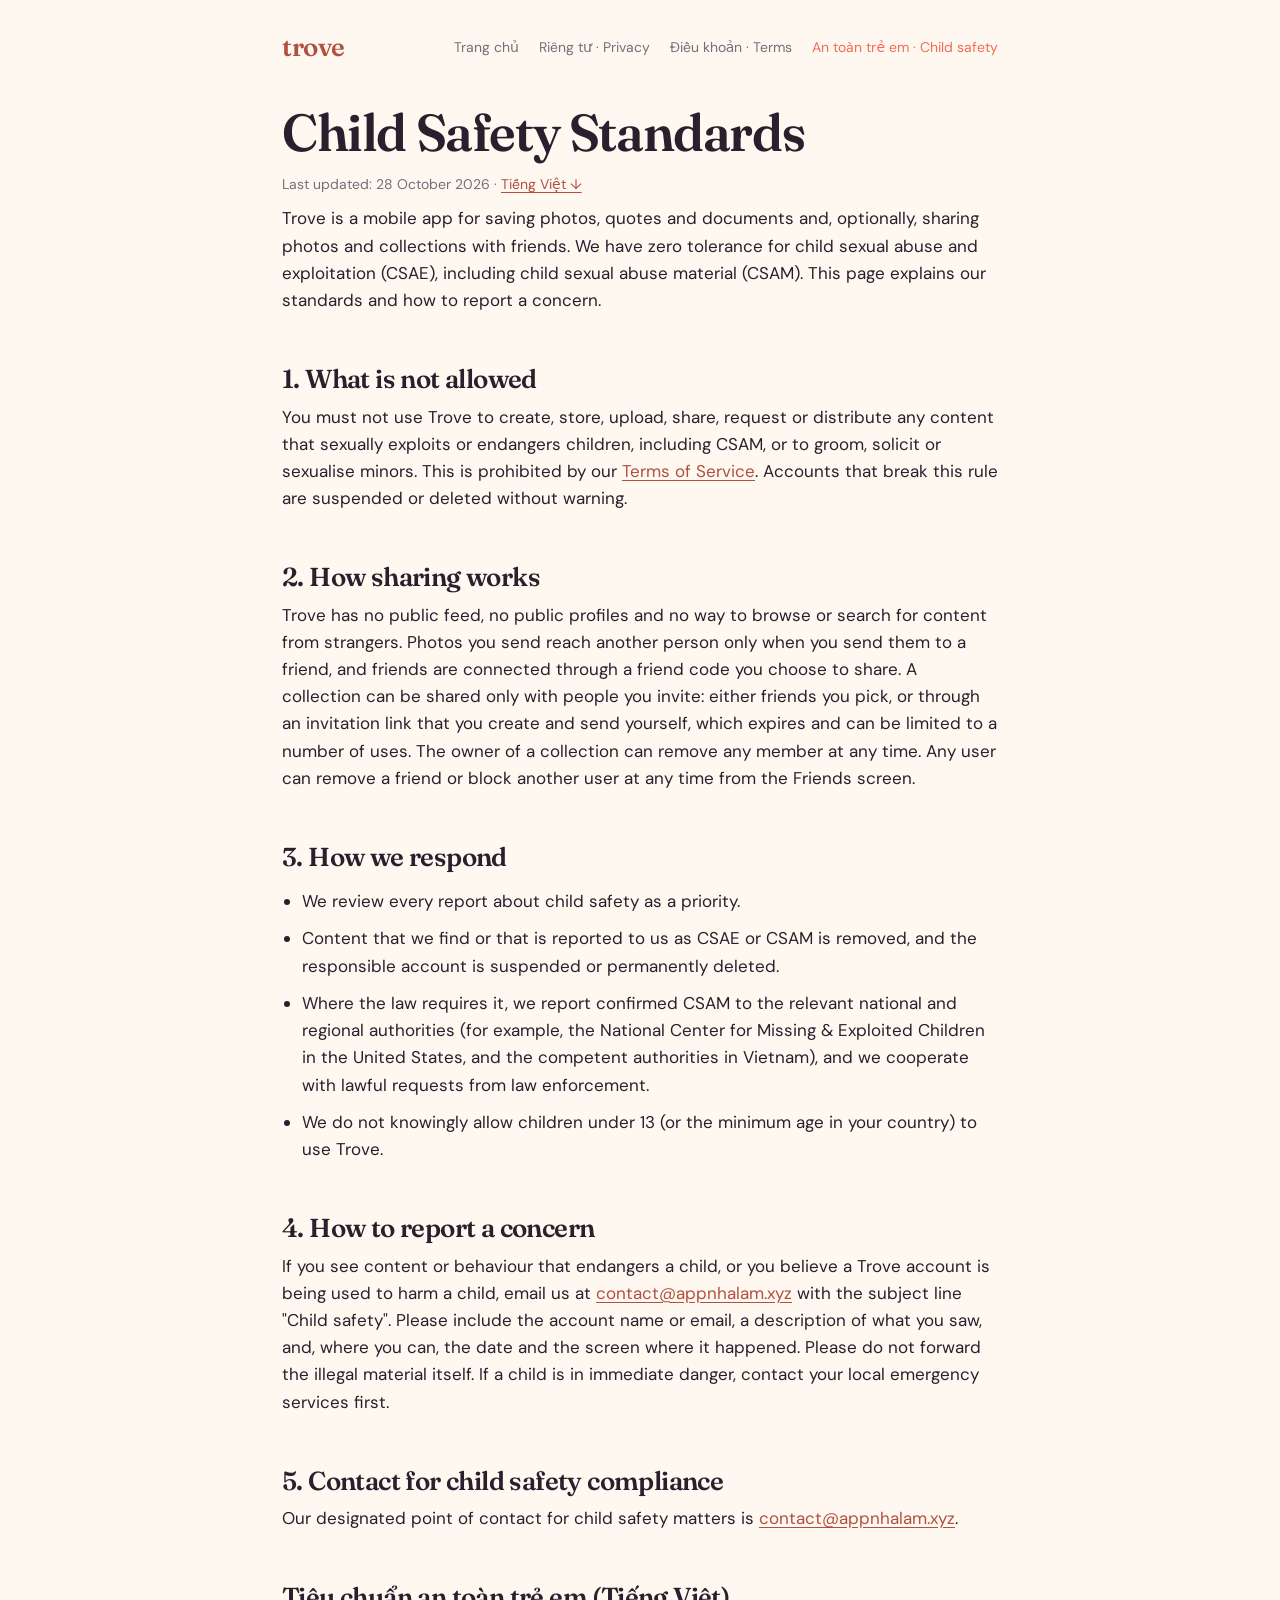
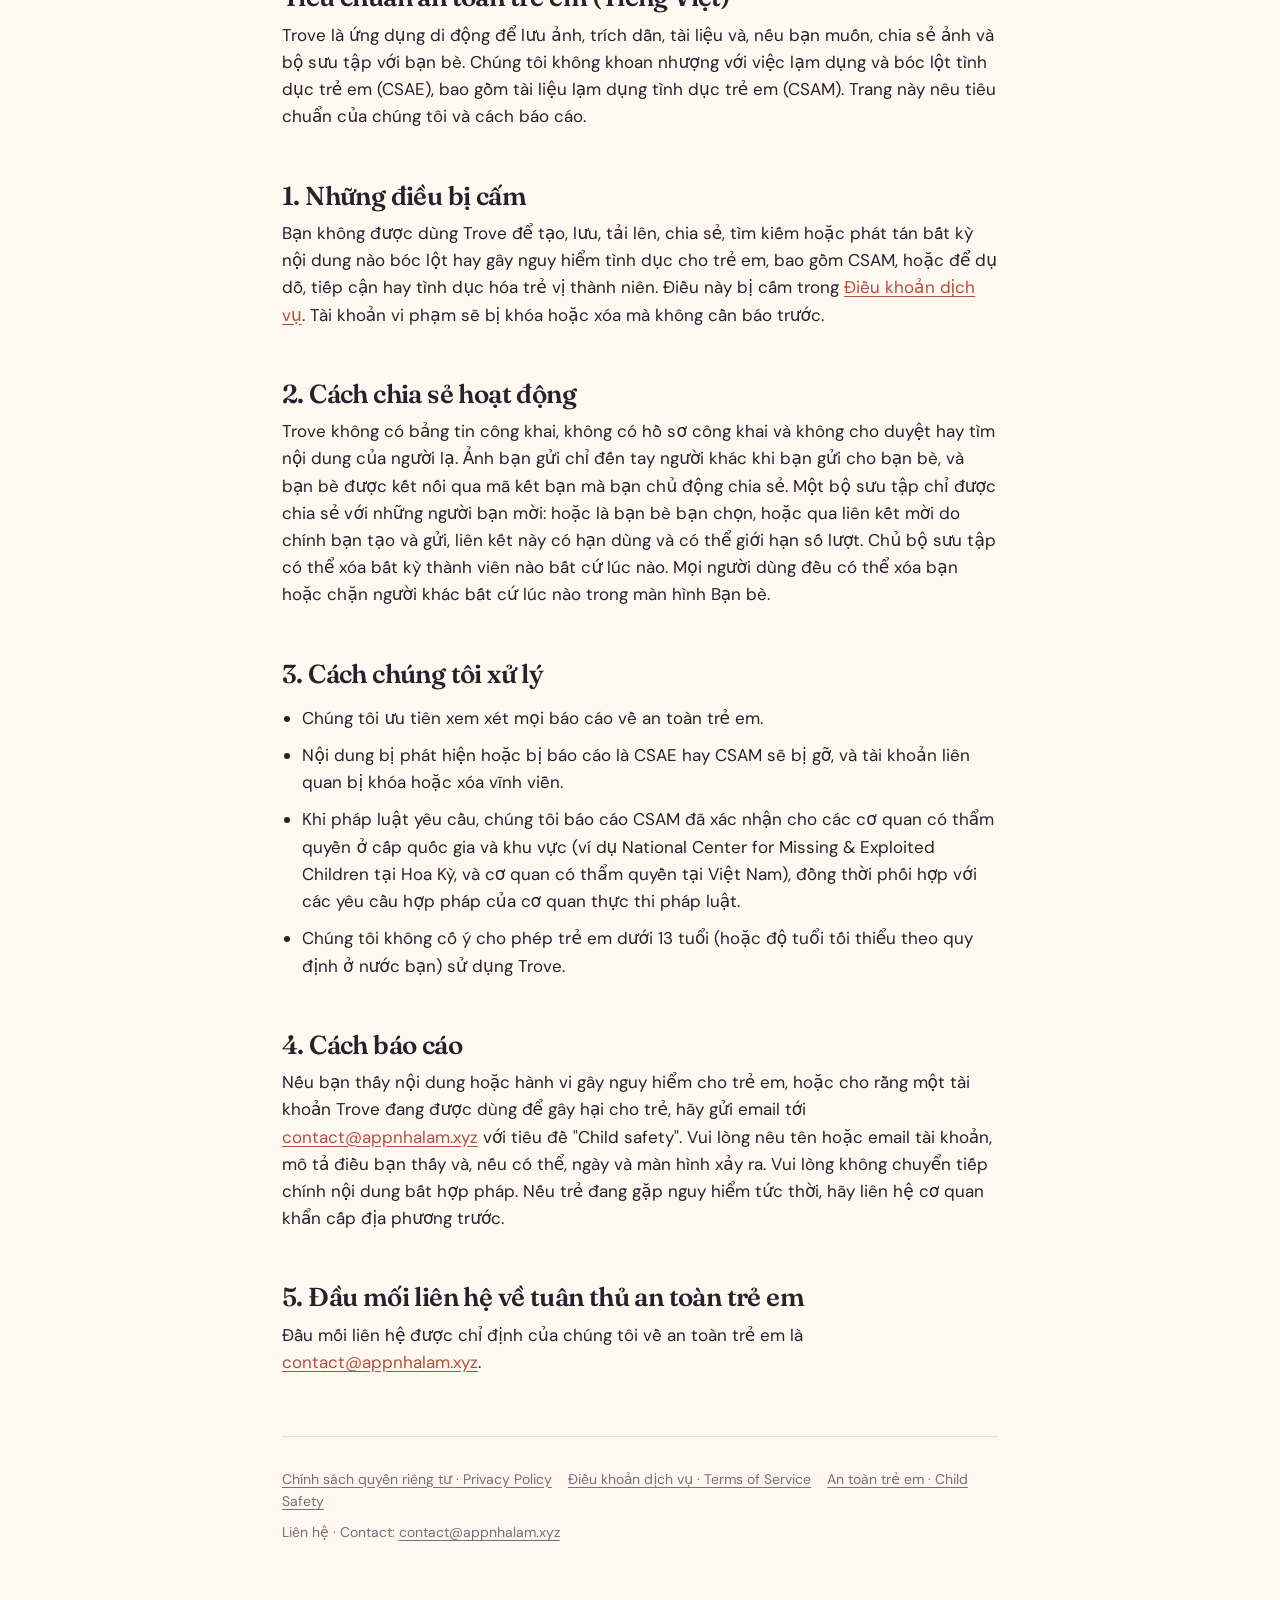
<file: child-safety.html>
<!doctype html>
<html lang="en">
<head>
<meta charset="utf-8">
<meta name="viewport" content="width=device-width,initial-scale=1">
<title>Child Safety Standards · Trove</title>
<meta name="description" content="Trove's standards against child sexual abuse and exploitation (CSAE), and how to report a concern.">
<link rel="canonical" href="https://trove.appnhalam.xyz/child-safety">
<link rel="icon" href="favicon.png" type="image/svg+xml">
<link rel="preconnect" href="https://fonts.googleapis.com"><link rel="preconnect" href="https://fonts.gstatic.com" crossorigin>
<link href="https://fonts.googleapis.com/css2?family=DM+Sans:wght;500;600&family=Fraunces:ital,opsz,wght@0,9..144,500;0,9..144,600;1,9..144,500&display=swap" rel="stylesheet">
<link rel="stylesheet" href="style.css">
</head>
<body id="top">
<div class="wrap">
<header class="top">
  <a class="brand" href="/">trove</a>
  <nav class="links"><a href="/">Trang chủ</a><a href="privacy.html">Riêng tư · Privacy</a><a href="terms.html">Điều khoản · Terms</a><a href="child-safety.html" class=on>An toàn trẻ em · Child safety</a></nav>
</header>

<h1>Child Safety Standards</h1>
<p class="meta">Last updated: 28 October 2026 · <a href="#vi">Tiếng Việt ↓</a></p>

<p>Trove is a mobile app for saving photos, quotes and documents and, optionally, sharing photos and collections with friends. We have zero tolerance for child sexual abuse and exploitation (CSAE), including child sexual abuse material (CSAM). This page explains our standards and how to report a concern.</p>

<h2>1. What is not allowed</h2>
<p>You must not use Trove to create, store, upload, share, request or distribute any content that sexually exploits or endangers children, including CSAM, or to groom, solicit or sexualise minors. This is prohibited by our <a href="terms.html">Terms of Service</a>. Accounts that break this rule are suspended or deleted without warning.</p>

<h2>2. How sharing works</h2>
<p>Trove has no public feed, no public profiles and no way to browse or search for content from strangers. Photos you send reach another person only when you send them to a friend, and friends are connected through a friend code you choose to share. A collection can be shared only with people you invite: either friends you pick, or through an invitation link that you create and send yourself, which expires and can be limited to a number of uses. The owner of a collection can remove any member at any time. Any user can remove a friend or block another user at any time from the Friends screen.</p>

<h2>3. How we respond</h2>
<ul>
<li>We review every report about child safety as a priority.</li>
<li>Content that we find or that is reported to us as CSAE or CSAM is removed, and the responsible account is suspended or permanently deleted.</li>
<li>Where the law requires it, we report confirmed CSAM to the relevant national and regional authorities (for example, the National Center for Missing &amp; Exploited Children in the United States, and the competent authorities in Vietnam), and we cooperate with lawful requests from law enforcement.</li>
<li>We do not knowingly allow children under 13 (or the minimum age in your country) to use Trove.</li>
</ul>

<h2>4. How to report a concern</h2>
<p>If you see content or behaviour that endangers a child, or you believe a Trove account is being used to harm a child, email us at <a href="mailto:contact@appnhalam.xyz">contact@appnhalam.xyz</a> with the subject line "Child safety". Please include the account name or email, a description of what you saw, and, where you can, the date and the screen where it happened. Please do not forward the illegal material itself. If a child is in immediate danger, contact your local emergency services first.</p>

<h2>5. Contact for child safety compliance</h2>
<p>Our designated point of contact for child safety matters is <a href="mailto:contact@appnhalam.xyz">contact@appnhalam.xyz</a>.</p>

<h2 id="vi" lang="vi">Tiêu chuẩn an toàn trẻ em (Tiếng Việt)</h2>
<p lang="vi">Trove là ứng dụng di động để lưu ảnh, trích dẫn, tài liệu và, nếu bạn muốn, chia sẻ ảnh và bộ sưu tập với bạn bè. Chúng tôi không khoan nhượng với việc lạm dụng và bóc lột tình dục trẻ em (CSAE), bao gồm tài liệu lạm dụng tình dục trẻ em (CSAM). Trang này nêu tiêu chuẩn của chúng tôi và cách báo cáo.</p>

<h2 lang="vi">1. Những điều bị cấm</h2>
<p lang="vi">Bạn không được dùng Trove để tạo, lưu, tải lên, chia sẻ, tìm kiếm hoặc phát tán bất kỳ nội dung nào bóc lột hay gây nguy hiểm tình dục cho trẻ em, bao gồm CSAM, hoặc để dụ dỗ, tiếp cận hay tình dục hóa trẻ vị thành niên. Điều này bị cấm trong <a href="terms.html">Điều khoản dịch vụ</a>. Tài khoản vi phạm sẽ bị khóa hoặc xóa mà không cần báo trước.</p>

<h2 lang="vi">2. Cách chia sẻ hoạt động</h2>
<p lang="vi">Trove không có bảng tin công khai, không có hồ sơ công khai và không cho duyệt hay tìm nội dung của người lạ. Ảnh bạn gửi chỉ đến tay người khác khi bạn gửi cho bạn bè, và bạn bè được kết nối qua mã kết bạn mà bạn chủ động chia sẻ. Một bộ sưu tập chỉ được chia sẻ với những người bạn mời: hoặc là bạn bè bạn chọn, hoặc qua liên kết mời do chính bạn tạo và gửi, liên kết này có hạn dùng và có thể giới hạn số lượt. Chủ bộ sưu tập có thể xóa bất kỳ thành viên nào bất cứ lúc nào. Mọi người dùng đều có thể xóa bạn hoặc chặn người khác bất cứ lúc nào trong màn hình Bạn bè.</p>

<h2 lang="vi">3. Cách chúng tôi xử lý</h2>
<ul lang="vi">
<li>Chúng tôi ưu tiên xem xét mọi báo cáo về an toàn trẻ em.</li>
<li>Nội dung bị phát hiện hoặc bị báo cáo là CSAE hay CSAM sẽ bị gỡ, và tài khoản liên quan bị khóa hoặc xóa vĩnh viễn.</li>
<li>Khi pháp luật yêu cầu, chúng tôi báo cáo CSAM đã xác nhận cho các cơ quan có thẩm quyền ở cấp quốc gia và khu vực (ví dụ National Center for Missing &amp; Exploited Children tại Hoa Kỳ, và cơ quan có thẩm quyền tại Việt Nam), đồng thời phối hợp với các yêu cầu hợp pháp của cơ quan thực thi pháp luật.</li>
<li>Chúng tôi không cố ý cho phép trẻ em dưới 13 tuổi (hoặc độ tuổi tối thiểu theo quy định ở nước bạn) sử dụng Trove.</li>
</ul>

<h2 lang="vi">4. Cách báo cáo</h2>
<p lang="vi">Nếu bạn thấy nội dung hoặc hành vi gây nguy hiểm cho trẻ em, hoặc cho rằng một tài khoản Trove đang được dùng để gây hại cho trẻ, hãy gửi email tới <a href="mailto:contact@appnhalam.xyz">contact@appnhalam.xyz</a> với tiêu đề "Child safety". Vui lòng nêu tên hoặc email tài khoản, mô tả điều bạn thấy và, nếu có thể, ngày và màn hình xảy ra. Vui lòng không chuyển tiếp chính nội dung bất hợp pháp. Nếu trẻ đang gặp nguy hiểm tức thời, hãy liên hệ cơ quan khẩn cấp địa phương trước.</p>

<h2 lang="vi">5. Đầu mối liên hệ về tuân thủ an toàn trẻ em</h2>
<p lang="vi">Đầu mối liên hệ được chỉ định của chúng tôi về an toàn trẻ em là <a href="mailto:contact@appnhalam.xyz">contact@appnhalam.xyz</a>.</p>

<footer>
  <p class="mono"><a href="privacy.html">Chính sách quyền riêng tư · Privacy Policy</a><a href="terms.html">Điều khoản dịch vụ · Terms of Service</a><a href="child-safety.html">An toàn trẻ em · Child Safety</a></p>
  <p class="mono">Liên hệ · Contact: <a href="mailto:contact@appnhalam.xyz">contact@appnhalam.xyz</a></p>
</footer>
</div>
</body>
</html>
</file>
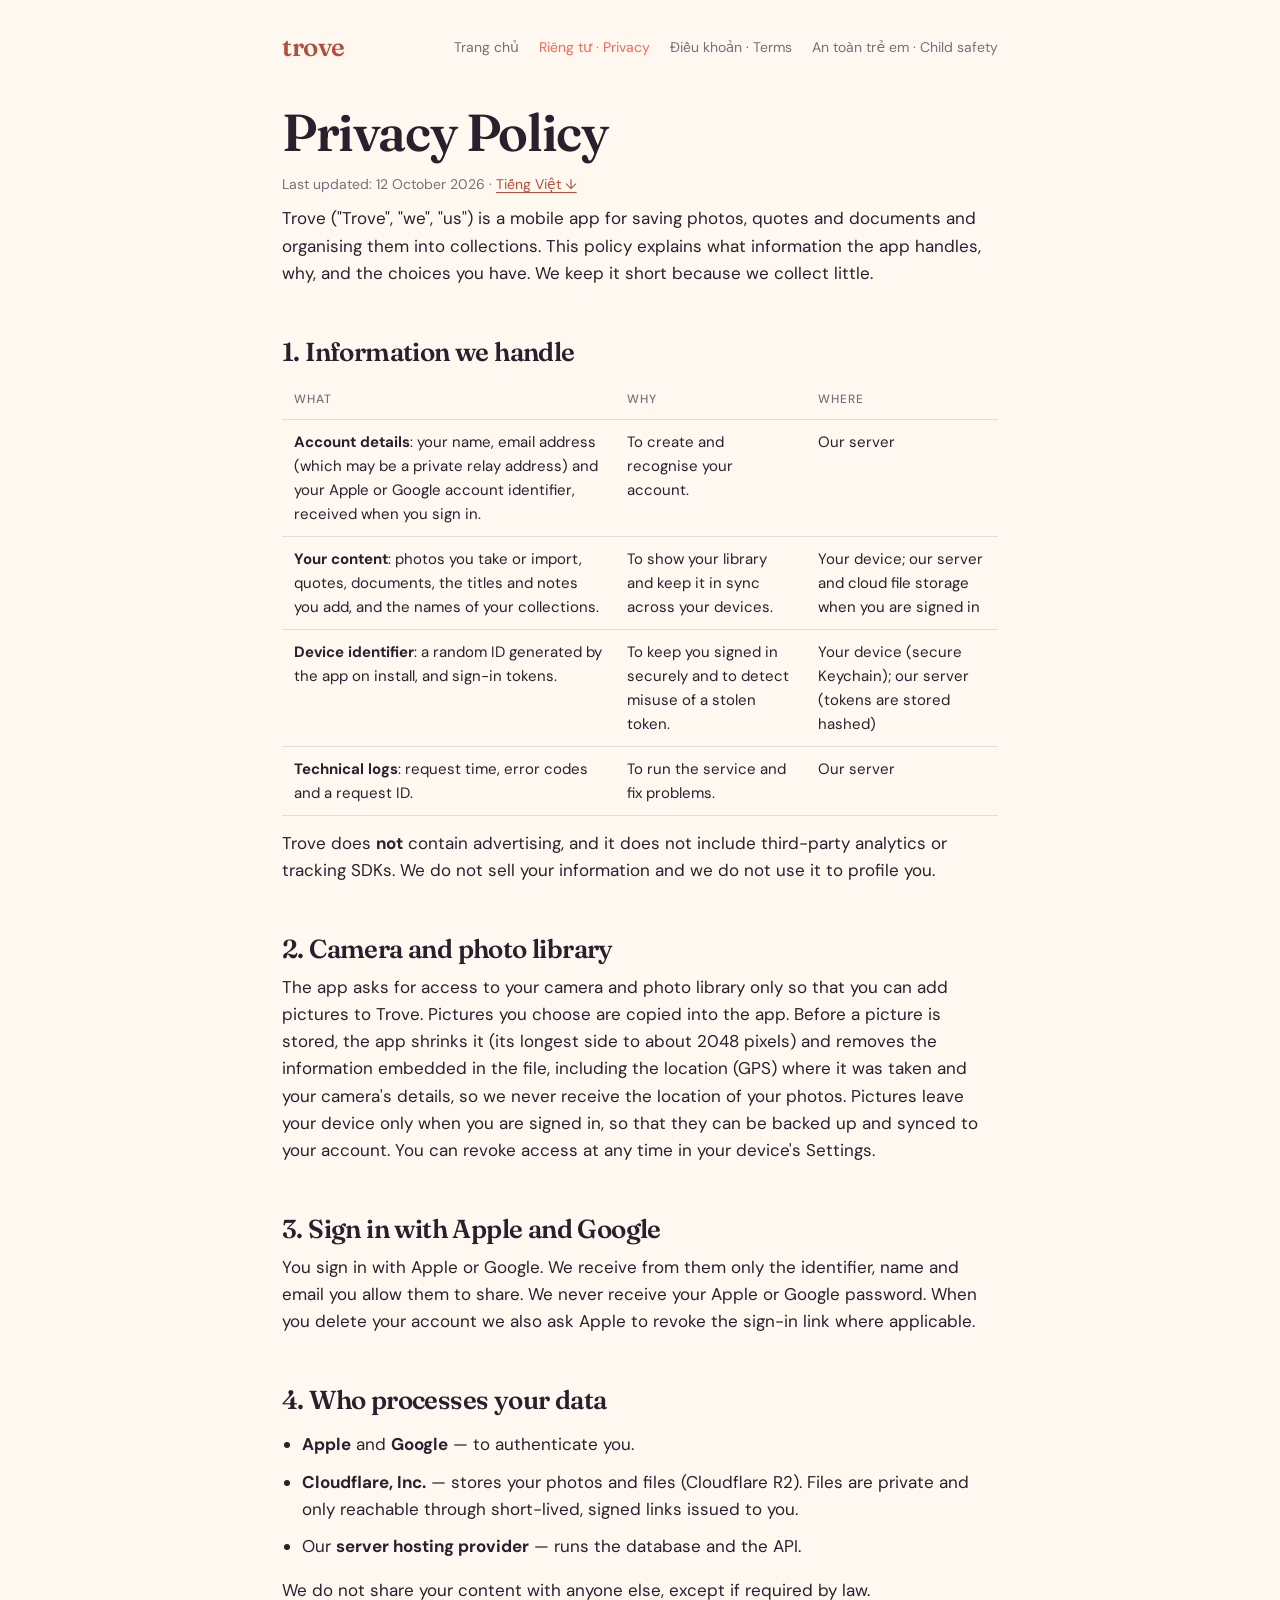
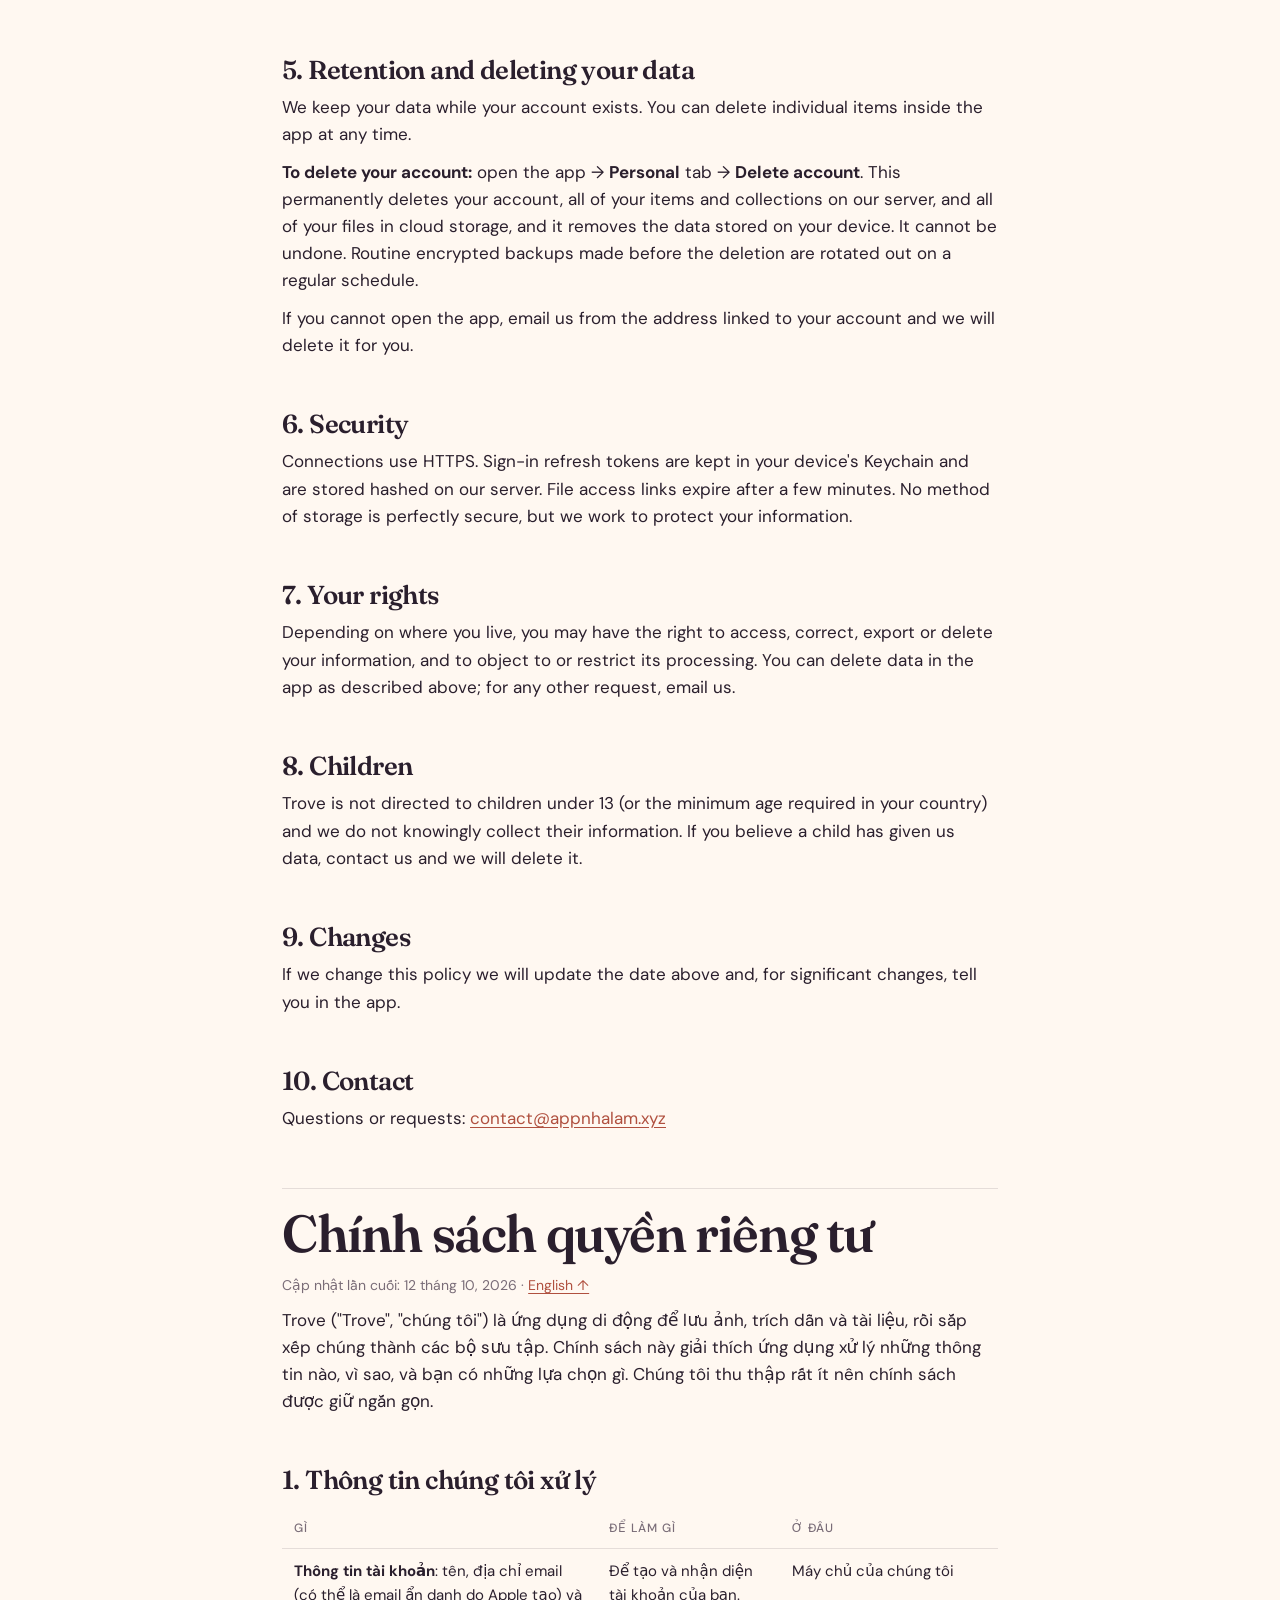
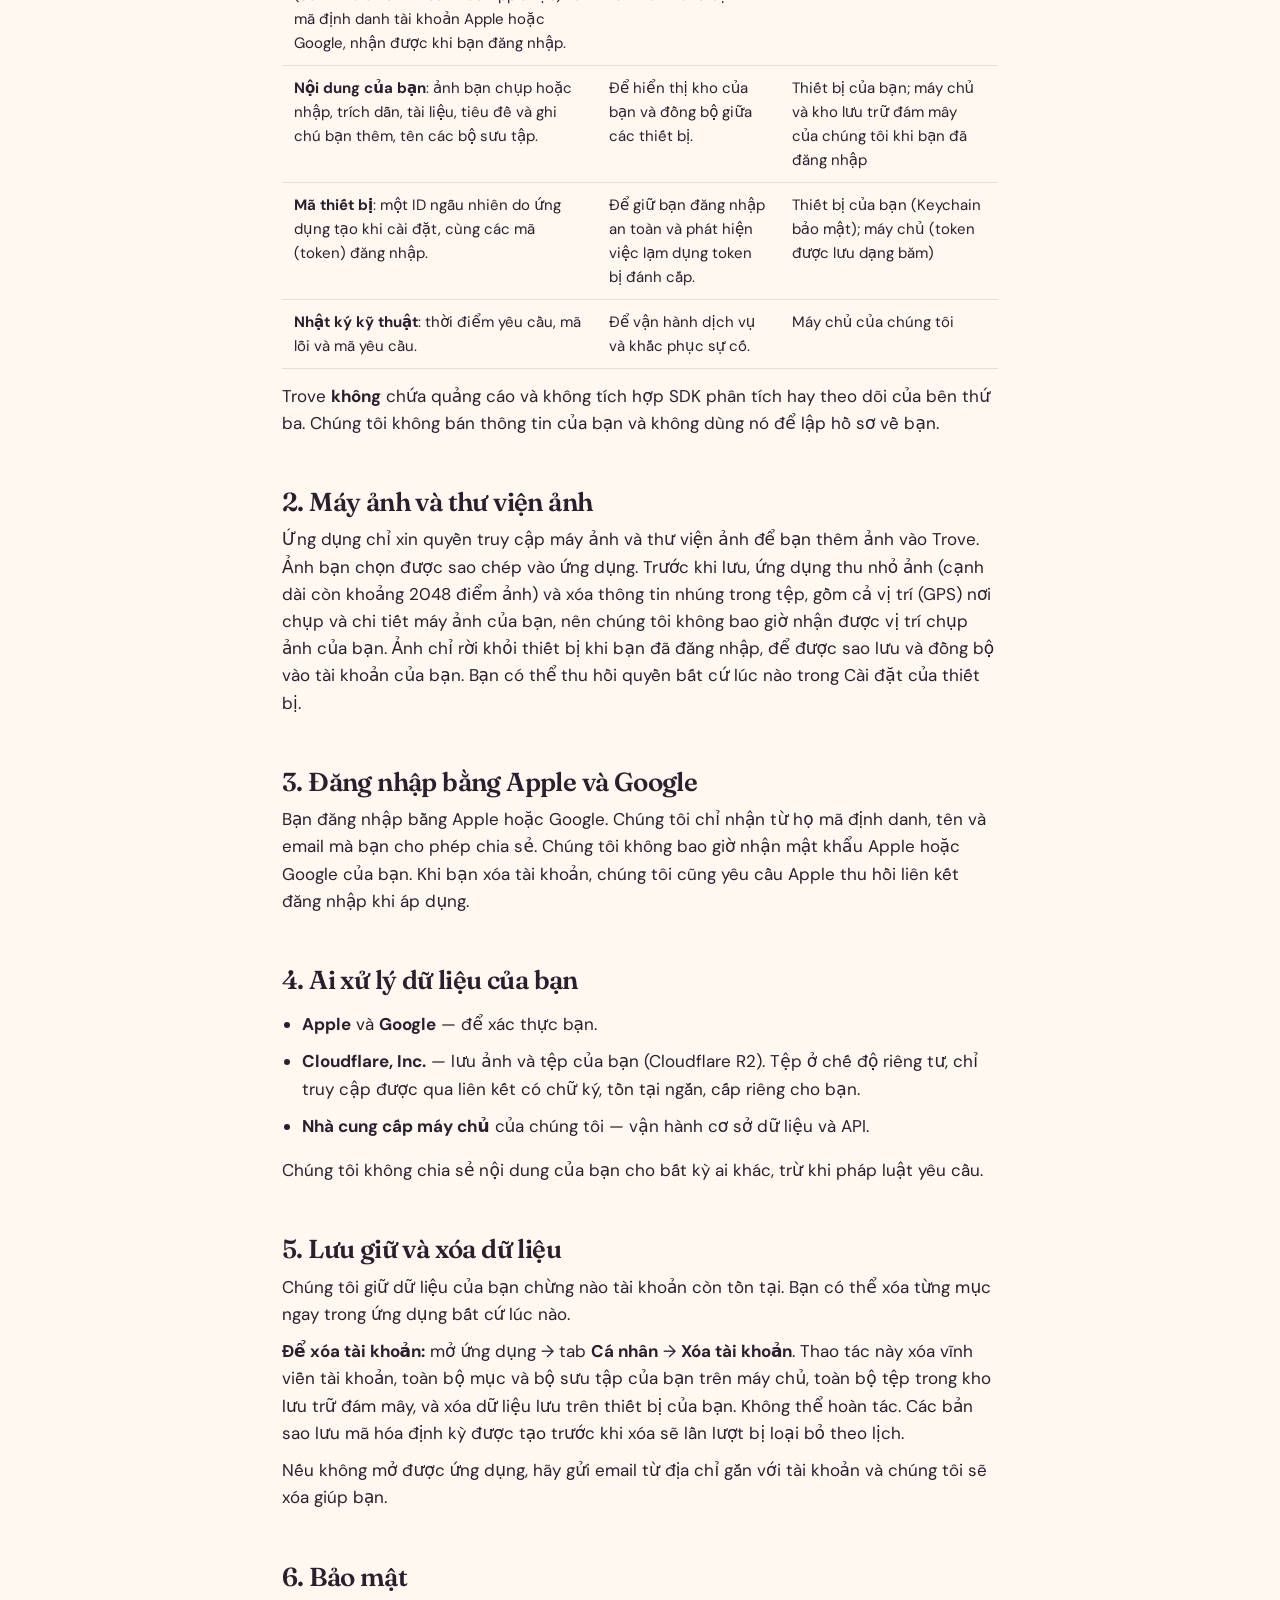
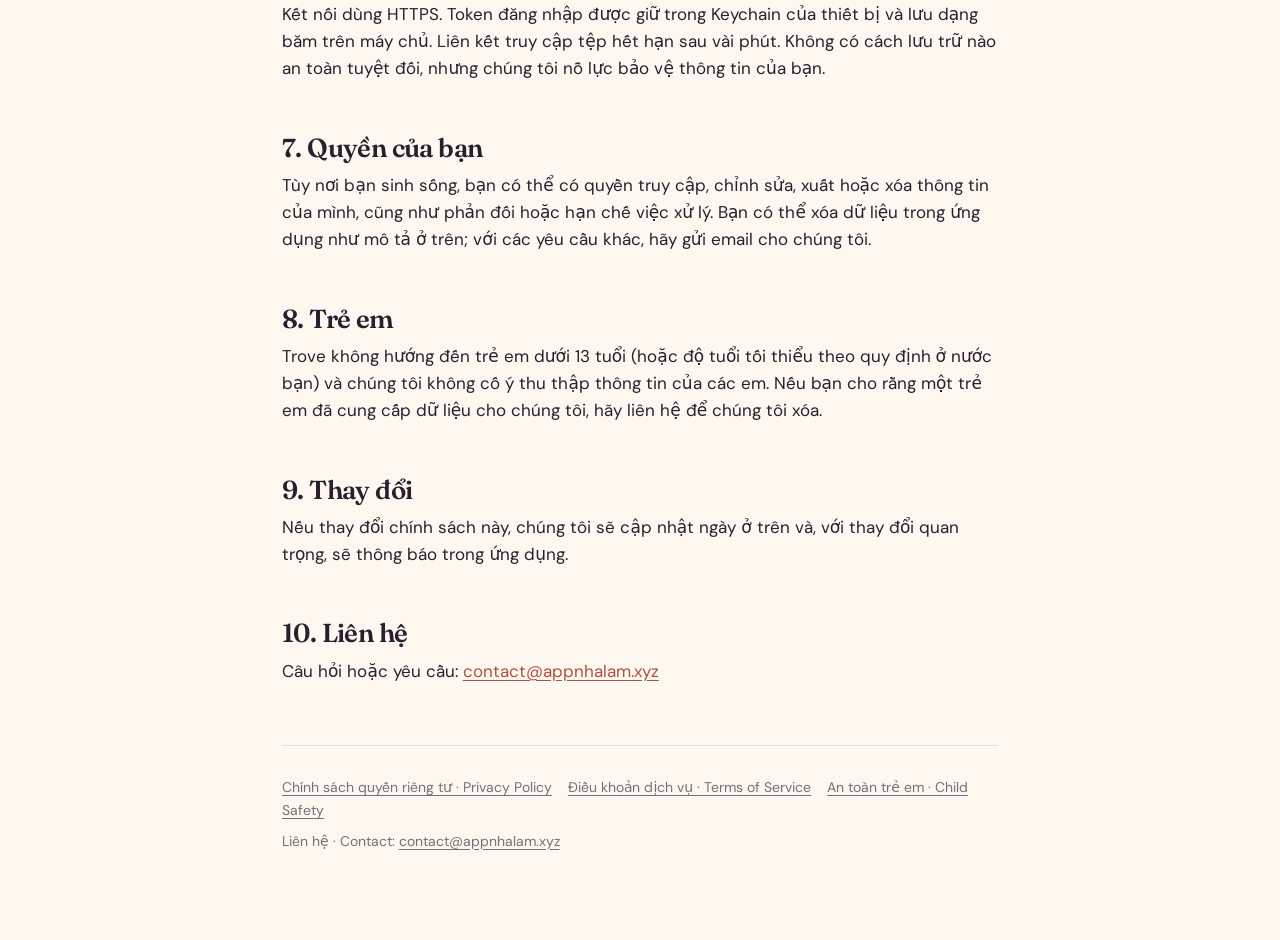
<file: privacy.html>
<!doctype html>
<html lang="en">
<head>
<meta charset="utf-8">
<meta name="viewport" content="width=device-width,initial-scale=1">
<title>Privacy Policy · Trove</title>
<meta name="description" content="How the Trove app handles your information, and how to delete it.">
<link rel="canonical" href="https://trove.appnhalam.xyz/privacy">
<link rel="icon" href="favicon.png" type="image/svg+xml">
<link rel="preconnect" href="https://fonts.googleapis.com"><link rel="preconnect" href="https://fonts.gstatic.com" crossorigin>
<link href="https://fonts.googleapis.com/css2?family=DM+Sans:wght;500;600&family=Fraunces:ital,opsz,wght@0,9..144,500;0,9..144,600;1,9..144,500&display=swap" rel="stylesheet">
<link rel="stylesheet" href="style.css">
</head>
<body id="top">
<div class="wrap">
<header class="top">
  <a class="brand" href="/">trove</a>
  <nav class="links"><a href="/">Trang chủ</a><a href="privacy.html" class=on>Riêng tư · Privacy</a><a href="terms.html">Điều khoản · Terms</a><a href="child-safety.html">An toàn trẻ em · Child safety</a></nav>
</header>

<h1>Privacy Policy</h1>
<p class="meta">Last updated: 12 October 2026 · <a href="#vi">Tiếng Việt ↓</a></p>

<p>Trove ("Trove", "we", "us") is a mobile app for saving photos, quotes and documents and organising them into collections. This policy explains what information the app handles, why, and the choices you have. We keep it short because we collect little.</p>

<h2>1. Information we handle</h2>
<table>
<tr><th>What</th><th>Why</th><th>Where</th></tr>
<tr><td><b>Account details</b>: your name, email address (which may be a private relay address) and your Apple or Google account identifier, received when you sign in.</td><td>To create and recognise your account.</td><td>Our server</td></tr>
<tr><td><b>Your content</b>: photos you take or import, quotes, documents, the titles and notes you add, and the names of your collections.</td><td>To show your library and keep it in sync across your devices.</td><td>Your device; our server and cloud file storage when you are signed in</td></tr>
<tr><td><b>Device identifier</b>: a random ID generated by the app on install, and sign-in tokens.</td><td>To keep you signed in securely and to detect misuse of a stolen token.</td><td>Your device (secure Keychain); our server (tokens are stored hashed)</td></tr>
<tr><td><b>Technical logs</b>: request time, error codes and a request ID.</td><td>To run the service and fix problems.</td><td>Our server</td></tr>
</table>
<p>Trove does <b>not</b> contain advertising, and it does not include third-party analytics or tracking SDKs. We do not sell your information and we do not use it to profile you.</p>

<h2>2. Camera and photo library</h2>
<p>The app asks for access to your camera and photo library only so that you can add pictures to Trove. Pictures you choose are copied into the app. Before a picture is stored, the app shrinks it (its longest side to about 2048 pixels) and removes the information embedded in the file, including the location (GPS) where it was taken and your camera's details, so we never receive the location of your photos. Pictures leave your device only when you are signed in, so that they can be backed up and synced to your account. You can revoke access at any time in your device's Settings.</p>

<h2>3. Sign in with Apple and Google</h2>
<p>You sign in with Apple or Google. We receive from them only the identifier, name and email you allow them to share. We never receive your Apple or Google password. When you delete your account we also ask Apple to revoke the sign-in link where applicable.</p>

<h2>4. Who processes your data</h2>
<ul>
<li><b>Apple</b> and <b>Google</b> — to authenticate you.</li>
<li><b>Cloudflare, Inc.</b> — stores your photos and files (Cloudflare R2). Files are private and only reachable through short-lived, signed links issued to you.</li>
<li>Our <b>server hosting provider</b> — runs the database and the API.</li>
</ul>
<p>We do not share your content with anyone else, except if required by law.</p>

<h2>5. Retention and deleting your data</h2>
<p>We keep your data while your account exists. You can delete individual items inside the app at any time.</p>
<p><b>To delete your account:</b> open the app → <b>Personal</b> tab → <b>Delete account</b>. This permanently deletes your account, all of your items and collections on our server, and all of your files in cloud storage, and it removes the data stored on your device. It cannot be undone. Routine encrypted backups made before the deletion are rotated out on a regular schedule.</p>
<p>If you cannot open the app, email us from the address linked to your account and we will delete it for you.</p>

<h2>6. Security</h2>
<p>Connections use HTTPS. Sign-in refresh tokens are kept in your device's Keychain and are stored hashed on our server. File access links expire after a few minutes. No method of storage is perfectly secure, but we work to protect your information.</p>

<h2>7. Your rights</h2>
<p>Depending on where you live, you may have the right to access, correct, export or delete your information, and to object to or restrict its processing. You can delete data in the app as described above; for any other request, email us.</p>

<h2>8. Children</h2>
<p>Trove is not directed to children under 13 (or the minimum age required in your country) and we do not knowingly collect their information. If you believe a child has given us data, contact us and we will delete it.</p>

<h2>9. Changes</h2>
<p>If we change this policy we will update the date above and, for significant changes, tell you in the app.</p>

<h2>10. Contact</h2>
<p>Questions or requests: <a href="mailto:contact@appnhalam.xyz">contact@appnhalam.xyz</a></p>

<hr id="vi">
<h1 lang="vi">Chính sách quyền riêng tư</h1>
<p class="meta" lang="vi">Cập nhật lần cuối: 12 tháng 10, 2026 · <a href="#top">English ↑</a></p>

<p lang="vi">Trove ("Trove", "chúng tôi") là ứng dụng di động để lưu ảnh, trích dẫn và tài liệu, rồi sắp xếp chúng thành các bộ sưu tập. Chính sách này giải thích ứng dụng xử lý những thông tin nào, vì sao, và bạn có những lựa chọn gì. Chúng tôi thu thập rất ít nên chính sách được giữ ngắn gọn.</p>

<h2 lang="vi">1. Thông tin chúng tôi xử lý</h2>
<table lang="vi">
<tr><th>Gì</th><th>Để làm gì</th><th>Ở đâu</th></tr>
<tr><td><b>Thông tin tài khoản</b>: tên, địa chỉ email (có thể là email ẩn danh do Apple tạo) và mã định danh tài khoản Apple hoặc Google, nhận được khi bạn đăng nhập.</td><td>Để tạo và nhận diện tài khoản của bạn.</td><td>Máy chủ của chúng tôi</td></tr>
<tr><td><b>Nội dung của bạn</b>: ảnh bạn chụp hoặc nhập, trích dẫn, tài liệu, tiêu đề và ghi chú bạn thêm, tên các bộ sưu tập.</td><td>Để hiển thị kho của bạn và đồng bộ giữa các thiết bị.</td><td>Thiết bị của bạn; máy chủ và kho lưu trữ đám mây của chúng tôi khi bạn đã đăng nhập</td></tr>
<tr><td><b>Mã thiết bị</b>: một ID ngẫu nhiên do ứng dụng tạo khi cài đặt, cùng các mã (token) đăng nhập.</td><td>Để giữ bạn đăng nhập an toàn và phát hiện việc lạm dụng token bị đánh cắp.</td><td>Thiết bị của bạn (Keychain bảo mật); máy chủ (token được lưu dạng băm)</td></tr>
<tr><td><b>Nhật ký kỹ thuật</b>: thời điểm yêu cầu, mã lỗi và mã yêu cầu.</td><td>Để vận hành dịch vụ và khắc phục sự cố.</td><td>Máy chủ của chúng tôi</td></tr>
</table>
<p lang="vi">Trove <b>không</b> chứa quảng cáo và không tích hợp SDK phân tích hay theo dõi của bên thứ ba. Chúng tôi không bán thông tin của bạn và không dùng nó để lập hồ sơ về bạn.</p>

<h2 lang="vi">2. Máy ảnh và thư viện ảnh</h2>
<p lang="vi">Ứng dụng chỉ xin quyền truy cập máy ảnh và thư viện ảnh để bạn thêm ảnh vào Trove. Ảnh bạn chọn được sao chép vào ứng dụng. Trước khi lưu, ứng dụng thu nhỏ ảnh (cạnh dài còn khoảng 2048 điểm ảnh) và xóa thông tin nhúng trong tệp, gồm cả vị trí (GPS) nơi chụp và chi tiết máy ảnh của bạn, nên chúng tôi không bao giờ nhận được vị trí chụp ảnh của bạn. Ảnh chỉ rời khỏi thiết bị khi bạn đã đăng nhập, để được sao lưu và đồng bộ vào tài khoản của bạn. Bạn có thể thu hồi quyền bất cứ lúc nào trong Cài đặt của thiết bị.</p>

<h2 lang="vi">3. Đăng nhập bằng Apple và Google</h2>
<p lang="vi">Bạn đăng nhập bằng Apple hoặc Google. Chúng tôi chỉ nhận từ họ mã định danh, tên và email mà bạn cho phép chia sẻ. Chúng tôi không bao giờ nhận mật khẩu Apple hoặc Google của bạn. Khi bạn xóa tài khoản, chúng tôi cũng yêu cầu Apple thu hồi liên kết đăng nhập khi áp dụng.</p>

<h2 lang="vi">4. Ai xử lý dữ liệu của bạn</h2>
<ul lang="vi">
<li><b>Apple</b> và <b>Google</b> — để xác thực bạn.</li>
<li><b>Cloudflare, Inc.</b> — lưu ảnh và tệp của bạn (Cloudflare R2). Tệp ở chế độ riêng tư, chỉ truy cập được qua liên kết có chữ ký, tồn tại ngắn, cấp riêng cho bạn.</li>
<li><b>Nhà cung cấp máy chủ</b> của chúng tôi — vận hành cơ sở dữ liệu và API.</li>
</ul>
<p lang="vi">Chúng tôi không chia sẻ nội dung của bạn cho bất kỳ ai khác, trừ khi pháp luật yêu cầu.</p>

<h2 lang="vi">5. Lưu giữ và xóa dữ liệu</h2>
<p lang="vi">Chúng tôi giữ dữ liệu của bạn chừng nào tài khoản còn tồn tại. Bạn có thể xóa từng mục ngay trong ứng dụng bất cứ lúc nào.</p>
<p lang="vi"><b>Để xóa tài khoản:</b> mở ứng dụng → tab <b>Cá nhân</b> → <b>Xóa tài khoản</b>. Thao tác này xóa vĩnh viễn tài khoản, toàn bộ mục và bộ sưu tập của bạn trên máy chủ, toàn bộ tệp trong kho lưu trữ đám mây, và xóa dữ liệu lưu trên thiết bị của bạn. Không thể hoàn tác. Các bản sao lưu mã hóa định kỳ được tạo trước khi xóa sẽ lần lượt bị loại bỏ theo lịch.</p>
<p lang="vi">Nếu không mở được ứng dụng, hãy gửi email từ địa chỉ gắn với tài khoản và chúng tôi sẽ xóa giúp bạn.</p>

<h2 lang="vi">6. Bảo mật</h2>
<p lang="vi">Kết nối dùng HTTPS. Token đăng nhập được giữ trong Keychain của thiết bị và lưu dạng băm trên máy chủ. Liên kết truy cập tệp hết hạn sau vài phút. Không có cách lưu trữ nào an toàn tuyệt đối, nhưng chúng tôi nỗ lực bảo vệ thông tin của bạn.</p>

<h2 lang="vi">7. Quyền của bạn</h2>
<p lang="vi">Tùy nơi bạn sinh sống, bạn có thể có quyền truy cập, chỉnh sửa, xuất hoặc xóa thông tin của mình, cũng như phản đối hoặc hạn chế việc xử lý. Bạn có thể xóa dữ liệu trong ứng dụng như mô tả ở trên; với các yêu cầu khác, hãy gửi email cho chúng tôi.</p>

<h2 lang="vi">8. Trẻ em</h2>
<p lang="vi">Trove không hướng đến trẻ em dưới 13 tuổi (hoặc độ tuổi tối thiểu theo quy định ở nước bạn) và chúng tôi không cố ý thu thập thông tin của các em. Nếu bạn cho rằng một trẻ em đã cung cấp dữ liệu cho chúng tôi, hãy liên hệ để chúng tôi xóa.</p>

<h2 lang="vi">9. Thay đổi</h2>
<p lang="vi">Nếu thay đổi chính sách này, chúng tôi sẽ cập nhật ngày ở trên và, với thay đổi quan trọng, sẽ thông báo trong ứng dụng.</p>

<h2 lang="vi">10. Liên hệ</h2>
<p lang="vi">Câu hỏi hoặc yêu cầu: <a href="mailto:contact@appnhalam.xyz">contact@appnhalam.xyz</a></p>

<footer>
  <p class="mono"><a href="privacy.html">Chính sách quyền riêng tư · Privacy Policy</a><a href="terms.html">Điều khoản dịch vụ · Terms of Service</a><a href="child-safety.html">An toàn trẻ em · Child Safety</a></p>
  <p class="mono">Liên hệ · Contact: <a href="mailto:contact@appnhalam.xyz">contact@appnhalam.xyz</a></p>
</footer>
</div>
</body>
</html>
</file>
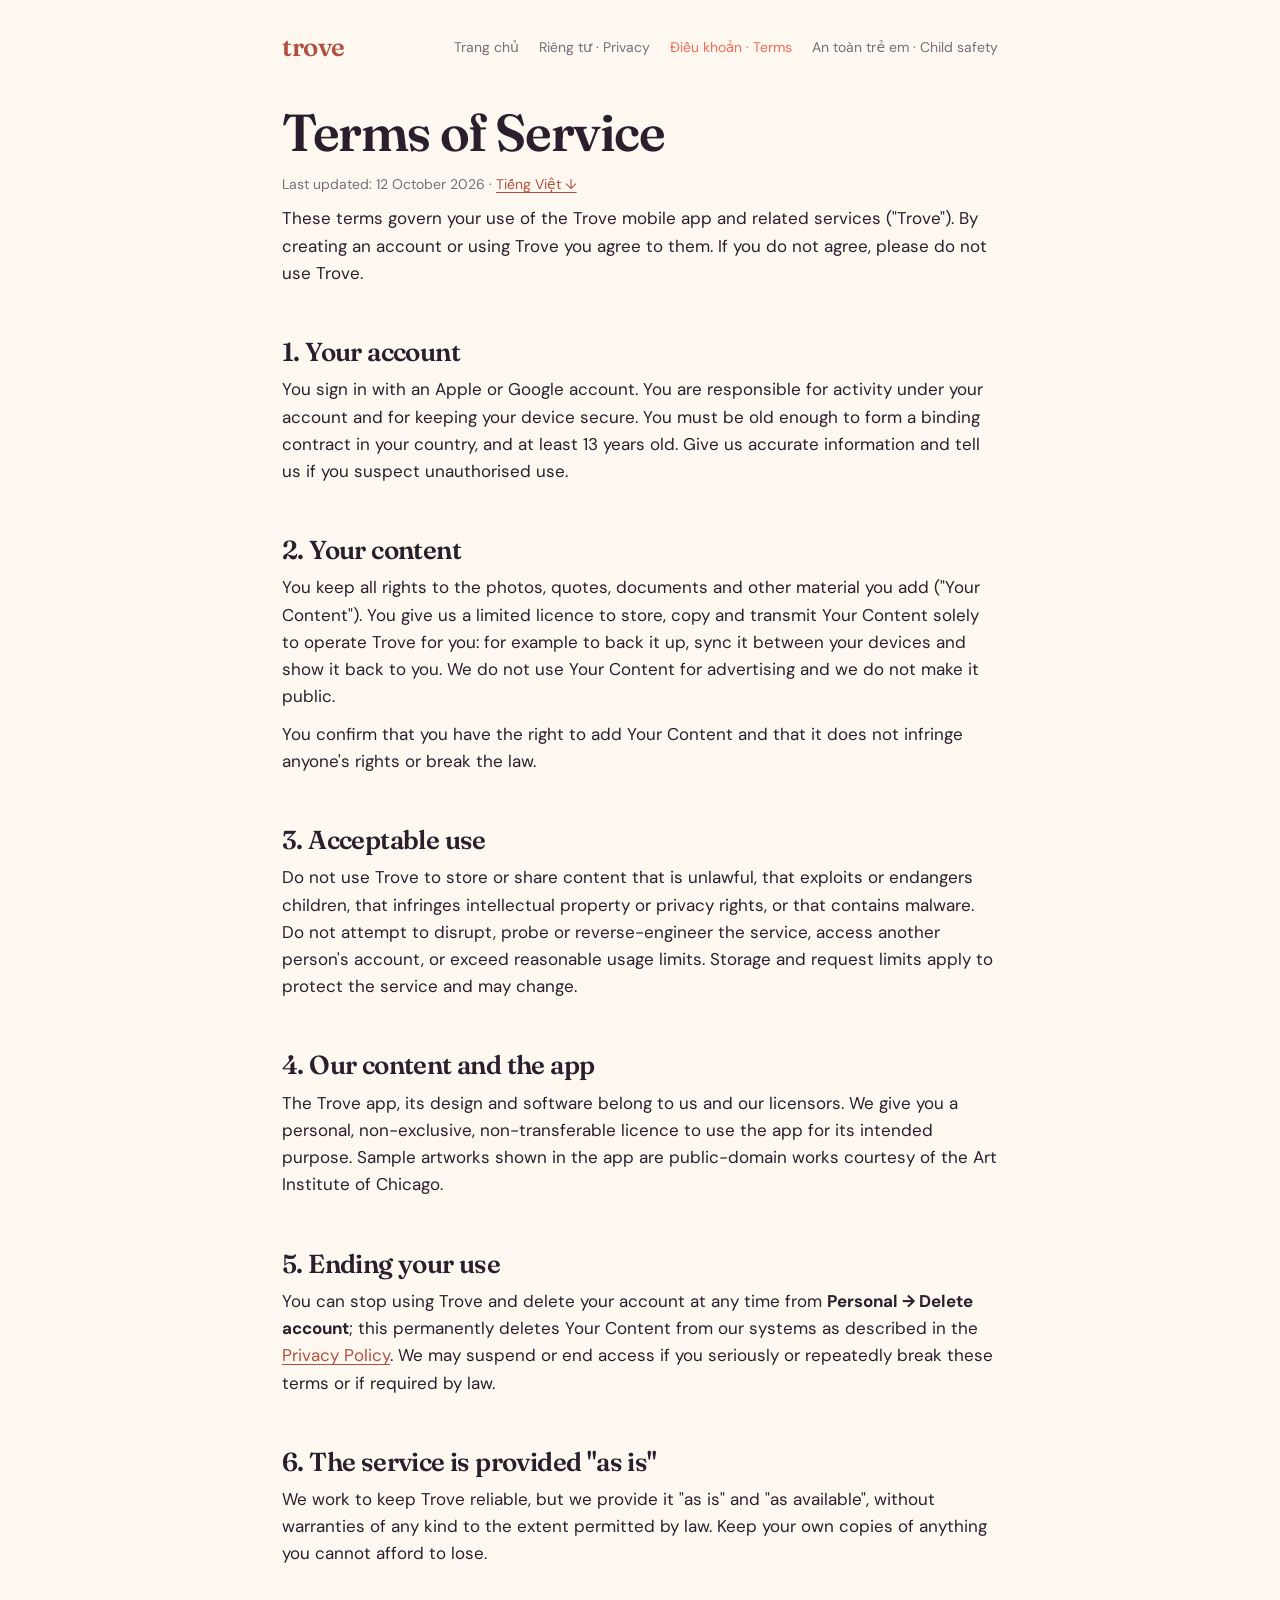
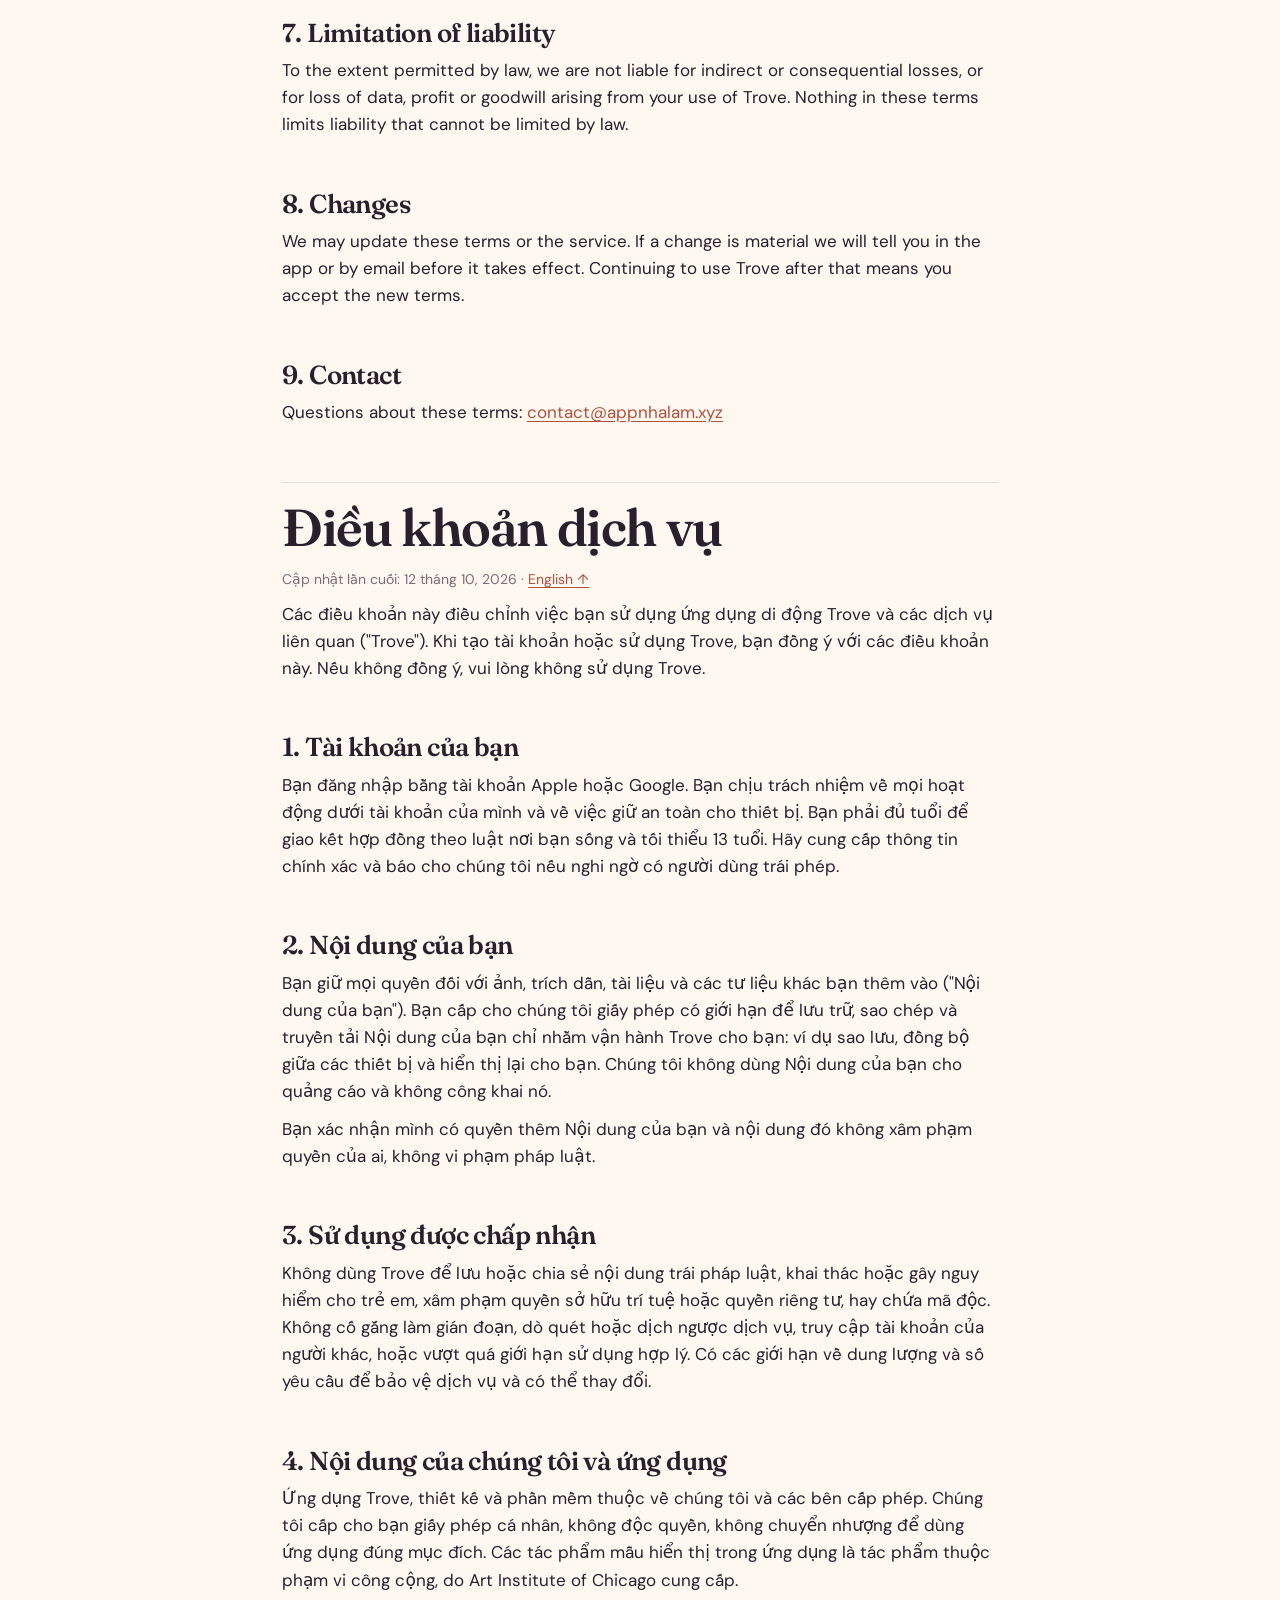
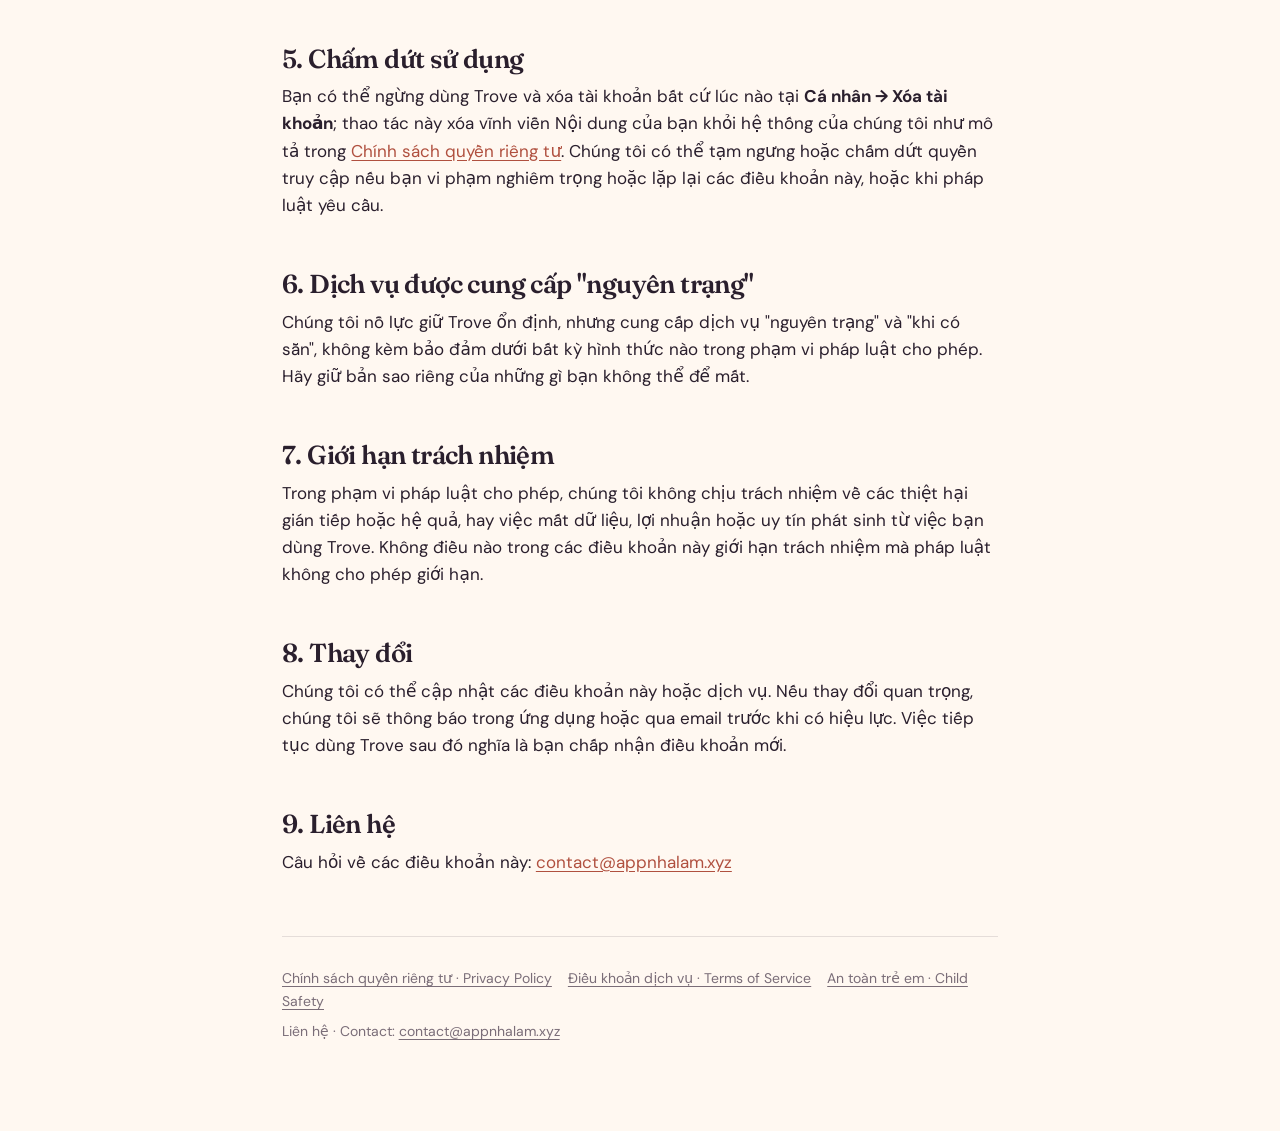
<file: terms.html>
<!doctype html>
<html lang="en">
<head>
<meta charset="utf-8">
<meta name="viewport" content="width=device-width,initial-scale=1">
<title>Terms of Service · Trove</title>
<meta name="description" content="The terms that apply when you use the Trove app.">
<link rel="canonical" href="https://trove.appnhalam.xyz/terms">
<link rel="icon" href="favicon.png" type="image/svg+xml">
<link rel="preconnect" href="https://fonts.googleapis.com"><link rel="preconnect" href="https://fonts.gstatic.com" crossorigin>
<link href="https://fonts.googleapis.com/css2?family=DM+Sans:wght;500;600&family=Fraunces:ital,opsz,wght@0,9..144,500;0,9..144,600;1,9..144,500&display=swap" rel="stylesheet">
<link rel="stylesheet" href="style.css">
</head>
<body id="top">
<div class="wrap">
<header class="top">
  <a class="brand" href="/">trove</a>
  <nav class="links"><a href="/">Trang chủ</a><a href="privacy.html">Riêng tư · Privacy</a><a href="terms.html" class=on>Điều khoản · Terms</a><a href="child-safety.html">An toàn trẻ em · Child safety</a></nav>
</header>

<h1>Terms of Service</h1>
<p class="meta">Last updated: 12 October 2026 · <a href="#vi">Tiếng Việt ↓</a></p>

<p>These terms govern your use of the Trove mobile app and related services ("Trove"). By creating an account or using Trove you agree to them. If you do not agree, please do not use Trove.</p>

<h2>1. Your account</h2>
<p>You sign in with an Apple or Google account. You are responsible for activity under your account and for keeping your device secure. You must be old enough to form a binding contract in your country, and at least 13 years old. Give us accurate information and tell us if you suspect unauthorised use.</p>

<h2>2. Your content</h2>
<p>You keep all rights to the photos, quotes, documents and other material you add ("Your Content"). You give us a limited licence to store, copy and transmit Your Content solely to operate Trove for you: for example to back it up, sync it between your devices and show it back to you. We do not use Your Content for advertising and we do not make it public.</p>
<p>You confirm that you have the right to add Your Content and that it does not infringe anyone's rights or break the law.</p>

<h2>3. Acceptable use</h2>
<p>Do not use Trove to store or share content that is unlawful, that exploits or endangers children, that infringes intellectual property or privacy rights, or that contains malware. Do not attempt to disrupt, probe or reverse-engineer the service, access another person's account, or exceed reasonable usage limits. Storage and request limits apply to protect the service and may change.</p>

<h2>4. Our content and the app</h2>
<p>The Trove app, its design and software belong to us and our licensors. We give you a personal, non-exclusive, non-transferable licence to use the app for its intended purpose. Sample artworks shown in the app are public-domain works courtesy of the Art Institute of Chicago.</p>

<h2>5. Ending your use</h2>
<p>You can stop using Trove and delete your account at any time from <b>Personal → Delete account</b>; this permanently deletes Your Content from our systems as described in the <a href="privacy.html">Privacy Policy</a>. We may suspend or end access if you seriously or repeatedly break these terms or if required by law.</p>

<h2>6. The service is provided "as is"</h2>
<p>We work to keep Trove reliable, but we provide it "as is" and "as available", without warranties of any kind to the extent permitted by law. Keep your own copies of anything you cannot afford to lose.</p>

<h2>7. Limitation of liability</h2>
<p>To the extent permitted by law, we are not liable for indirect or consequential losses, or for loss of data, profit or goodwill arising from your use of Trove. Nothing in these terms limits liability that cannot be limited by law.</p>

<h2>8. Changes</h2>
<p>We may update these terms or the service. If a change is material we will tell you in the app or by email before it takes effect. Continuing to use Trove after that means you accept the new terms.</p>

<h2>9. Contact</h2>
<p>Questions about these terms: <a href="mailto:contact@appnhalam.xyz">contact@appnhalam.xyz</a></p>

<hr id="vi">
<h1 lang="vi">Điều khoản dịch vụ</h1>
<p class="meta" lang="vi">Cập nhật lần cuối: 12 tháng 10, 2026 · <a href="#top">English ↑</a></p>

<p lang="vi">Các điều khoản này điều chỉnh việc bạn sử dụng ứng dụng di động Trove và các dịch vụ liên quan ("Trove"). Khi tạo tài khoản hoặc sử dụng Trove, bạn đồng ý với các điều khoản này. Nếu không đồng ý, vui lòng không sử dụng Trove.</p>

<h2 lang="vi">1. Tài khoản của bạn</h2>
<p lang="vi">Bạn đăng nhập bằng tài khoản Apple hoặc Google. Bạn chịu trách nhiệm về mọi hoạt động dưới tài khoản của mình và về việc giữ an toàn cho thiết bị. Bạn phải đủ tuổi để giao kết hợp đồng theo luật nơi bạn sống và tối thiểu 13 tuổi. Hãy cung cấp thông tin chính xác và báo cho chúng tôi nếu nghi ngờ có người dùng trái phép.</p>

<h2 lang="vi">2. Nội dung của bạn</h2>
<p lang="vi">Bạn giữ mọi quyền đối với ảnh, trích dẫn, tài liệu và các tư liệu khác bạn thêm vào ("Nội dung của bạn"). Bạn cấp cho chúng tôi giấy phép có giới hạn để lưu trữ, sao chép và truyền tải Nội dung của bạn chỉ nhằm vận hành Trove cho bạn: ví dụ sao lưu, đồng bộ giữa các thiết bị và hiển thị lại cho bạn. Chúng tôi không dùng Nội dung của bạn cho quảng cáo và không công khai nó.</p>
<p lang="vi">Bạn xác nhận mình có quyền thêm Nội dung của bạn và nội dung đó không xâm phạm quyền của ai, không vi phạm pháp luật.</p>

<h2 lang="vi">3. Sử dụng được chấp nhận</h2>
<p lang="vi">Không dùng Trove để lưu hoặc chia sẻ nội dung trái pháp luật, khai thác hoặc gây nguy hiểm cho trẻ em, xâm phạm quyền sở hữu trí tuệ hoặc quyền riêng tư, hay chứa mã độc. Không cố gắng làm gián đoạn, dò quét hoặc dịch ngược dịch vụ, truy cập tài khoản của người khác, hoặc vượt quá giới hạn sử dụng hợp lý. Có các giới hạn về dung lượng và số yêu cầu để bảo vệ dịch vụ và có thể thay đổi.</p>

<h2 lang="vi">4. Nội dung của chúng tôi và ứng dụng</h2>
<p lang="vi">Ứng dụng Trove, thiết kế và phần mềm thuộc về chúng tôi và các bên cấp phép. Chúng tôi cấp cho bạn giấy phép cá nhân, không độc quyền, không chuyển nhượng để dùng ứng dụng đúng mục đích. Các tác phẩm mẫu hiển thị trong ứng dụng là tác phẩm thuộc phạm vi công cộng, do Art Institute of Chicago cung cấp.</p>

<h2 lang="vi">5. Chấm dứt sử dụng</h2>
<p lang="vi">Bạn có thể ngừng dùng Trove và xóa tài khoản bất cứ lúc nào tại <b>Cá nhân → Xóa tài khoản</b>; thao tác này xóa vĩnh viễn Nội dung của bạn khỏi hệ thống của chúng tôi như mô tả trong <a href="privacy.html">Chính sách quyền riêng tư</a>. Chúng tôi có thể tạm ngưng hoặc chấm dứt quyền truy cập nếu bạn vi phạm nghiêm trọng hoặc lặp lại các điều khoản này, hoặc khi pháp luật yêu cầu.</p>

<h2 lang="vi">6. Dịch vụ được cung cấp "nguyên trạng"</h2>
<p lang="vi">Chúng tôi nỗ lực giữ Trove ổn định, nhưng cung cấp dịch vụ "nguyên trạng" và "khi có sẵn", không kèm bảo đảm dưới bất kỳ hình thức nào trong phạm vi pháp luật cho phép. Hãy giữ bản sao riêng của những gì bạn không thể để mất.</p>

<h2 lang="vi">7. Giới hạn trách nhiệm</h2>
<p lang="vi">Trong phạm vi pháp luật cho phép, chúng tôi không chịu trách nhiệm về các thiệt hại gián tiếp hoặc hệ quả, hay việc mất dữ liệu, lợi nhuận hoặc uy tín phát sinh từ việc bạn dùng Trove. Không điều nào trong các điều khoản này giới hạn trách nhiệm mà pháp luật không cho phép giới hạn.</p>

<h2 lang="vi">8. Thay đổi</h2>
<p lang="vi">Chúng tôi có thể cập nhật các điều khoản này hoặc dịch vụ. Nếu thay đổi quan trọng, chúng tôi sẽ thông báo trong ứng dụng hoặc qua email trước khi có hiệu lực. Việc tiếp tục dùng Trove sau đó nghĩa là bạn chấp nhận điều khoản mới.</p>

<h2 lang="vi">9. Liên hệ</h2>
<p lang="vi">Câu hỏi về các điều khoản này: <a href="mailto:contact@appnhalam.xyz">contact@appnhalam.xyz</a></p>

<footer>
  <p class="mono"><a href="privacy.html">Chính sách quyền riêng tư · Privacy Policy</a><a href="terms.html">Điều khoản dịch vụ · Terms of Service</a><a href="child-safety.html">An toàn trẻ em · Child Safety</a></p>
  <p class="mono">Liên hệ · Contact: <a href="mailto:contact@appnhalam.xyz">contact@appnhalam.xyz</a></p>
</footer>
</div>
</body>
</html>
</file>
<file: style.css>
:root{--cream:#fff8f1;--ink:#2a1f2d;--plum:#251a24;--muted:#7a6d78;--coral:#f26b55;--coral-soft:#ff8a72;--yellow:#f6d96b;--lilac:#cdbff0;--peach:#ffd9c4;--line:rgba(42,31,45,.12);--serif:'Fraunces',Georgia,serif;--sans:'DM Sans',system-ui,-apple-system,sans-serif}
*{box-sizing:border-box}
html{-webkit-text-size-adjust:100%;scroll-behavior:smooth}
body{margin:0;background:var(--cream);color:var(--ink);font:17px/1.6 var(--sans)}
img{display:block;max-width:100%}
a{color:inherit;text-underline-offset:3px}
.shell{max-width:1100px;margin:0 auto;padding:0 24px}

/* brand + store buttons */
.brand{display:inline-flex;align-items:center;gap:8px;font:600 26px/1 var(--serif);letter-spacing:-.5px;text-decoration:none}
.mark{display:inline-flex}.mark i{width:16px;height:22px;border:2.5px solid currentColor;border-radius:50%;margin-right:-7px}
.mark i:last-child{margin-right:0}
.store{display:inline-flex;align-items:center;gap:12px;background:var(--plum);color:#fff;text-decoration:none;padding:11px 20px 11px 16px;border-radius:14px;transition:transform .2s,box-shadow .2s}
.store:hover{transform:translateY(-3px);box-shadow:0 12px 24px rgba(42,31,45,.22)}
.store svg{width:22px;height:22px;flex:none}
.store small{display:block;font-size:10px;letter-spacing:.4px;line-height:1.1;opacity:.85}
.store b{display:block;font-size:17px;line-height:1.2;font-weight:600}
.cta .store{background:#fff;color:var(--ink)}
.stores{display:flex;flex-wrap:wrap;gap:12px}

/* hero */
.hero{background:radial-gradient(900px 500px at 85% 20%,#ffd9c4 0,transparent 60%),radial-gradient(700px 500px at 0% 0%,#fde6d6 0,transparent 55%),linear-gradient(135deg,#fff3e8,#f1e8fb);overflow:hidden}
nav.nav{display:flex;align-items:center;justify-content:space-between;gap:16px;padding-top:24px;padding-bottom:24px}
.navlinks{display:flex;gap:30px;font-size:15px}
.navlinks a{text-decoration:none;color:var(--muted)}.navlinks a:hover{color:var(--ink)}
.pill{background:rgba(255,255,255,.7);border:1px solid var(--line);padding:10px 20px;border-radius:99px;text-decoration:none;font-weight:500;font-size:15px;transition:background .2s,transform .2s}
.pill:hover{background:#fff;transform:translateY(-2px)}
.hero-grid{display:grid;grid-template-columns:1.05fr .95fr;gap:40px;align-items:center;padding-top:36px;padding-bottom:84px}
.eyebrow{font-size:12px;letter-spacing:2px;text-transform:uppercase;font-weight:600;color:#b0503f;margin:0 0 20px}
h1,h2,h3{font-family:var(--serif);font-weight:600;margin:0}
h1{font-size:clamp(46px,7vw,86px);line-height:.98;letter-spacing:-2.5px}
h1 em{display:inline-block;color:var(--coral);font-weight:500;padding-bottom:6px;border-bottom:3px solid var(--coral)}
.lead{font-size:19px;color:#4a3d49;max-width:480px;margin:28px 0 6px}
.lead-vi{font-size:17px;color:var(--muted);max-width:480px;margin:0 0 30px}
.note{font-size:13px;color:var(--muted);margin:16px 0 0}

/* phone scene */
.scene{position:relative;display:flex;justify-content:center;padding:30px 0}
.phone{width:290px;background:var(--plum);border-radius:46px;padding:10px;box-shadow:0 40px 70px rgba(42,31,45,.28);transform:rotate(3deg)}
.screen{background:var(--cream);border-radius:37px;padding:18px 14px 14px;position:relative;overflow:hidden}
.screen::before{content:"";position:absolute;top:8px;left:50%;width:84px;height:22px;margin-left:-42px;background:var(--plum);border-radius:99px}
.status{display:flex;justify-content:space-between;align-items:center;font-size:11px;font-weight:600;margin:2px 6px 22px}
.status .mark i{width:10px;height:14px;border-width:2px;margin-right:-4px}
.status b{width:20px;height:20px;border-radius:50%;background:var(--yellow);display:grid;place-items:center;font-size:10px}
.screen small{font-size:9px;letter-spacing:1.5px;color:var(--muted)}
.screen h3{font-size:26px;margin:2px 0 0;letter-spacing:-.5px}
.screen p{font-size:11px;color:var(--muted);margin:0 0 12px}
.pgrid{display:grid;grid-template-columns:1fr 1fr;gap:8px}
.pgrid img,.pgrid div{border-radius:14px;height:112px;object-fit:cover;width:100%}
.pgrid div{padding:10px;font:600 13px/1.25 var(--serif)}
.t1{background:var(--peach)}.t2{background:var(--lilac)}
.fab{position:absolute;right:14px;bottom:14px;width:38px;height:38px;border-radius:50%;background:var(--plum);color:#fff;display:grid;place-items:center;font-size:22px;box-shadow:0 8px 16px rgba(0,0,0,.25)}
.screen{padding-bottom:64px}
.float{position:absolute;z-index:2;animation:bob 6s ease-in-out infinite}
.yellow-note{top:30px;left:-4px;max-width:190px;background:var(--yellow);padding:16px 18px;border-radius:14px;transform:rotate(-6deg);font:600 15px/1.3 var(--serif);box-shadow:0 14px 28px rgba(42,31,45,.18)}
.yellow-note b{display:block;color:var(--coral);font-size:26px;line-height:.8}
.spark{top:36px;right:8px;width:46px;height:46px;border-radius:50%;background:var(--coral);color:#fff;display:grid;place-items:center;font-size:22px;animation-delay:-2s}
.smile{bottom:48px;left:30px;width:44px;height:44px;border-radius:50%;background:var(--lilac);display:grid;place-items:center;font-size:22px;animation-delay:-4s}
.polaroid{bottom:6px;right:-6px;width:170px;background:#fff;padding:8px 8px 6px;border-radius:6px;transform:rotate(5deg);box-shadow:0 18px 34px rgba(42,31,45,.25);margin:0;animation:none}
.polaroid img{width:100%;height:120px;object-fit:cover;border-radius:3px}
.polaroid figcaption{font:italic 500 13px var(--serif);text-align:center;padding-top:6px}
@keyframes bob{50%{transform:translateY(-10px)}}

/* marquee */
.strip{background:var(--plum);color:#f6e9dd;overflow:hidden;white-space:nowrap;padding:16px 0;font-size:13px;letter-spacing:2px}
.strip div{display:inline-block;animation:slide 32s linear infinite}
.strip span{margin:0 22px}.strip span.d{color:var(--coral-soft);margin:0}
@keyframes slide{to{transform:translateX(-50%)}}

/* sections */
section.sec{padding:96px 0}
.sec-head{display:flex;justify-content:space-between;align-items:flex-end;gap:32px;margin-bottom:44px}
h2{font-size:clamp(36px,5vw,60px);line-height:1.04;letter-spacing:-1.8px;max-width:640px}
.sec-head .vi{color:var(--muted);text-align:right;margin:0;font-size:17px;flex:none}
.sec-head .vi span{display:block}

.cards{display:grid;grid-template-columns:repeat(3,1fr);gap:20px}
.fcard{position:relative;border-radius:34px;padding:26px 28px 32px;min-height:380px;display:flex;flex-direction:column;justify-content:flex-end;transition:transform .3s,box-shadow .3s}
.fcard:hover{transform:translateY(-8px) rotate(-.6deg);box-shadow:0 26px 40px rgba(42,31,45,.14)}
.fcard .n{position:absolute;top:26px;left:28px;font-size:13px;font-weight:600}
.fcard .ic{position:absolute;top:22px;right:22px;width:56px;height:56px;border-radius:50%;background:rgba(255,255,255,.4);display:grid;place-items:center}
.fcard .ic svg{width:28px;height:28px;fill:none;stroke:currentColor;stroke-width:2;stroke-linecap:round;stroke-linejoin:round}
.fcard h3{font-size:30px;letter-spacing:-.8px;line-height:1.1}
.fcard .vi-t{font-weight:500;margin:4px 0 18px}
.fcard p{margin:0 0 8px;font-size:16px;line-height:1.45}
.fcard p.vi{font-size:14px;color:rgba(42,31,45,.62)}
.c-coral{background:var(--coral-soft)}.c-yellow{background:#f5d96c}.c-lilac{background:var(--lilac)}

/* collections */
.dark{background:var(--plum);color:#fff}
.dark .eyebrow{color:#d98a78}
.dark .sec-head .vi{color:#bfb2bd}
.showcase{display:grid;grid-template-columns:1.5fr 1fr 1fr;grid-template-rows:repeat(2,minmax(210px,auto));gap:18px}
.tile{position:relative;border-radius:30px;overflow:hidden}
.photo img{position:absolute;inset:0;width:100%;height:100%;object-fit:cover;transition:transform .6s}
.photo:hover img{transform:scale(1.05)}
.big{grid-column:1;grid-row:1/3}.quote{grid-column:2;grid-row:1}.list{grid-column:2;grid-row:2}.tall{grid-column:3;grid-row:1/3}
.photo.big::after{content:"";position:absolute;inset:0;background:linear-gradient(transparent 45%,rgba(20,10,15,.82))}
.cap{position:absolute;left:28px;bottom:26px;z-index:1}
.cap small{font-size:12px;letter-spacing:1.5px}
.cap h3{font-size:38px;letter-spacing:-1px}
.cap p{margin:0;opacity:.85}
.quote{background:var(--lilac);color:var(--ink);padding:28px;display:flex;flex-direction:column;justify-content:space-between}
.quote .q{position:absolute;top:20px;right:24px;font:600 44px/1 var(--serif);opacity:.35}
.quote h3{font-size:26px;line-height:1.2;letter-spacing:-.5px;margin-top:34px}
.quote cite{display:block;font-style:normal;font-size:13px;margin-top:12px}
.tag{font-size:10px;letter-spacing:1.4px;text-transform:uppercase;border-top:1px solid rgba(42,31,45,.25);padding-top:12px;margin-top:20px}
.list{background:var(--cream);color:var(--ink);padding:28px}
.list em{font:italic 500 15px var(--serif);color:var(--coral)}
.list h3{font-size:26px;margin:6px 0 14px}
.list ul{list-style:none;padding:0;margin:0 0 20px;font-size:15px}
.list li{padding-left:22px;position:relative;margin:6px 0}
.list li::before{content:"";position:absolute;left:0;top:.55em;width:8px;height:8px;border:1.5px solid var(--ink);border-radius:2px}
.list .tag{margin-top:0}
.pillbar{position:absolute;left:14px;right:14px;bottom:14px;background:rgba(255,248,241,.92);color:var(--ink);text-align:center;padding:12px;border-radius:99px;font-size:11px;font-weight:700;letter-spacing:1.5px}

/* cta */
.cta{background:var(--coral);color:#fff;border-radius:44px;padding:64px 56px;display:grid;grid-template-columns:1.2fr .8fr;gap:30px;align-items:center;position:relative;overflow:hidden}
.cta .eyebrow{color:#5a1d12}
.cta h2{font-size:clamp(46px,6vw,76px);letter-spacing:-2.4px;line-height:.98}
.cta .vi-h{font-size:24px;margin:10px 0 20px;opacity:.95}
.cta p{margin:0 0 6px;max-width:520px}
.cta p.vi{font-size:15px;opacity:.85;margin-bottom:28px}
.cta-art{position:relative;height:330px}
.cta-art .polaroid{position:absolute;top:0;right:0;width:200px;bottom:auto;transform:rotate(6deg)}
.cta-art .polaroid img{height:230px}
.cta-art .yellow-note{position:absolute;top:auto;bottom:10px;left:-10px;max-width:none;font-size:18px;color:var(--ink);transform:rotate(-7deg);animation:none}

/* footer */
.site-foot{background:var(--plum);color:#cfc3cd;padding:56px 0 28px;font-size:15px}
.foot-grid{display:flex;justify-content:space-between;gap:40px;flex-wrap:wrap}
.site-foot .brand{color:#fff}
.site-foot p{margin:14px 0 0;line-height:1.5}
.foot-cols{display:flex;gap:64px}
.foot-cols h4{margin:0 0 14px;font-size:11px;letter-spacing:1.5px;font-weight:500;color:#9c8f9a}
.foot-cols a{display:block;color:#fff;text-decoration:none;margin:8px 0}.foot-cols a:hover{text-decoration:underline}
.legal{display:flex;justify-content:space-between;gap:16px;flex-wrap:wrap;border-top:1px solid rgba(255,255,255,.12);margin-top:44px;padding-top:22px;font-size:12px;color:#9c8f9a}

/* reveal */
.js [data-show]{opacity:0;transform:translateY(28px);transition:opacity .8s ease,transform .8s ease}
.js [data-show].shown{opacity:1;transform:none}
@media (prefers-reduced-motion:reduce){.float,.strip div{animation:none}.js [data-show]{opacity:1;transform:none;transition:none}html{scroll-behavior:auto}}

/* legal pages (privacy, terms, child safety) */
.wrap{max-width:760px;margin:0 auto;padding:28px 22px 80px}
header.top{display:flex;align-items:center;justify-content:space-between;gap:16px;flex-wrap:wrap;padding:6px 0 28px}
nav.links{font-size:14px;display:flex;flex-wrap:wrap;gap:6px 20px}
nav.links a{text-decoration:none;color:var(--muted)}nav.links a.on,nav.links a:hover{color:var(--coral)}
.wrap h1{font-size:clamp(36px,6vw,52px);letter-spacing:-1.4px;line-height:1.08;margin:.3em 0 .25em}
.wrap h1 em{border:0}
.wrap h2{font-size:26px;letter-spacing:-.6px;margin:2em 0 .4em;max-width:none}
.wrap h3{font-size:19px;margin:1.4em 0 .2em}
.wrap p,.wrap li{margin:.6em 0}.wrap ul{padding-left:1.2em}
.wrap a{color:#b0503f}
.meta,.mono{font-size:14px;color:var(--muted)}
.lang{font-size:14px;margin:0 0 26px;display:flex;gap:14px}
.wrap hr{border:0;border-top:1px solid var(--line);margin:56px 0 8px}
.wrap footer{margin-top:60px;padding-top:22px;border-top:1px solid var(--line)}
.wrap footer .mono a{margin-right:16px;color:var(--muted)}
table{width:100%;border-collapse:collapse;font-size:15px;margin:14px 0}
th,td{text-align:left;vertical-align:top;padding:10px 12px;border-bottom:1px solid var(--line)}
th{font-size:12px;color:var(--muted);font-weight:500;text-transform:uppercase;letter-spacing:1px}

/* responsive */
@media (max-width:900px){
  .hero-grid{grid-template-columns:1fr;padding-bottom:56px}
  .scene{padding-top:10px}
  .cards{grid-template-columns:1fr}.fcard{min-height:300px}
  .showcase{grid-template-columns:1fr 1fr}
  .big{grid-column:1/3;grid-row:auto;min-height:340px}.quote,.list,.tall{grid-column:auto;grid-row:auto}.tall{min-height:280px}
  .cta{grid-template-columns:1fr;padding:44px 28px}.cta-art{height:300px}.cta-art .polaroid{right:auto;left:50%;margin-left:-30px}
  .sec-head{flex-direction:column;align-items:flex-start}.sec-head .vi{text-align:left}
  section.sec{padding:64px 0}
}
@media (max-width:560px){
  .navlinks{display:none}
  .showcase{grid-template-columns:1fr}.big{grid-column:auto}
  .quote,.list{min-height:240px}
  .foot-cols{gap:40px}
  .yellow-note{max-width:150px;font-size:13px}
  th:nth-child(3),td:nth-child(3){display:none}
}

.tagline{font:italic 500 24px var(--serif);color:var(--coral);margin:18px 0 0}
.fcard .vi-t{font-size:15px}
.about{background:var(--cream);padding:56px 0 8px}
.about h3{font-size:22px;margin-bottom:10px}
.about p{max-width:720px;margin:8px 0;color:#4a3d49}
.about a{color:#b0503f}
</file>
